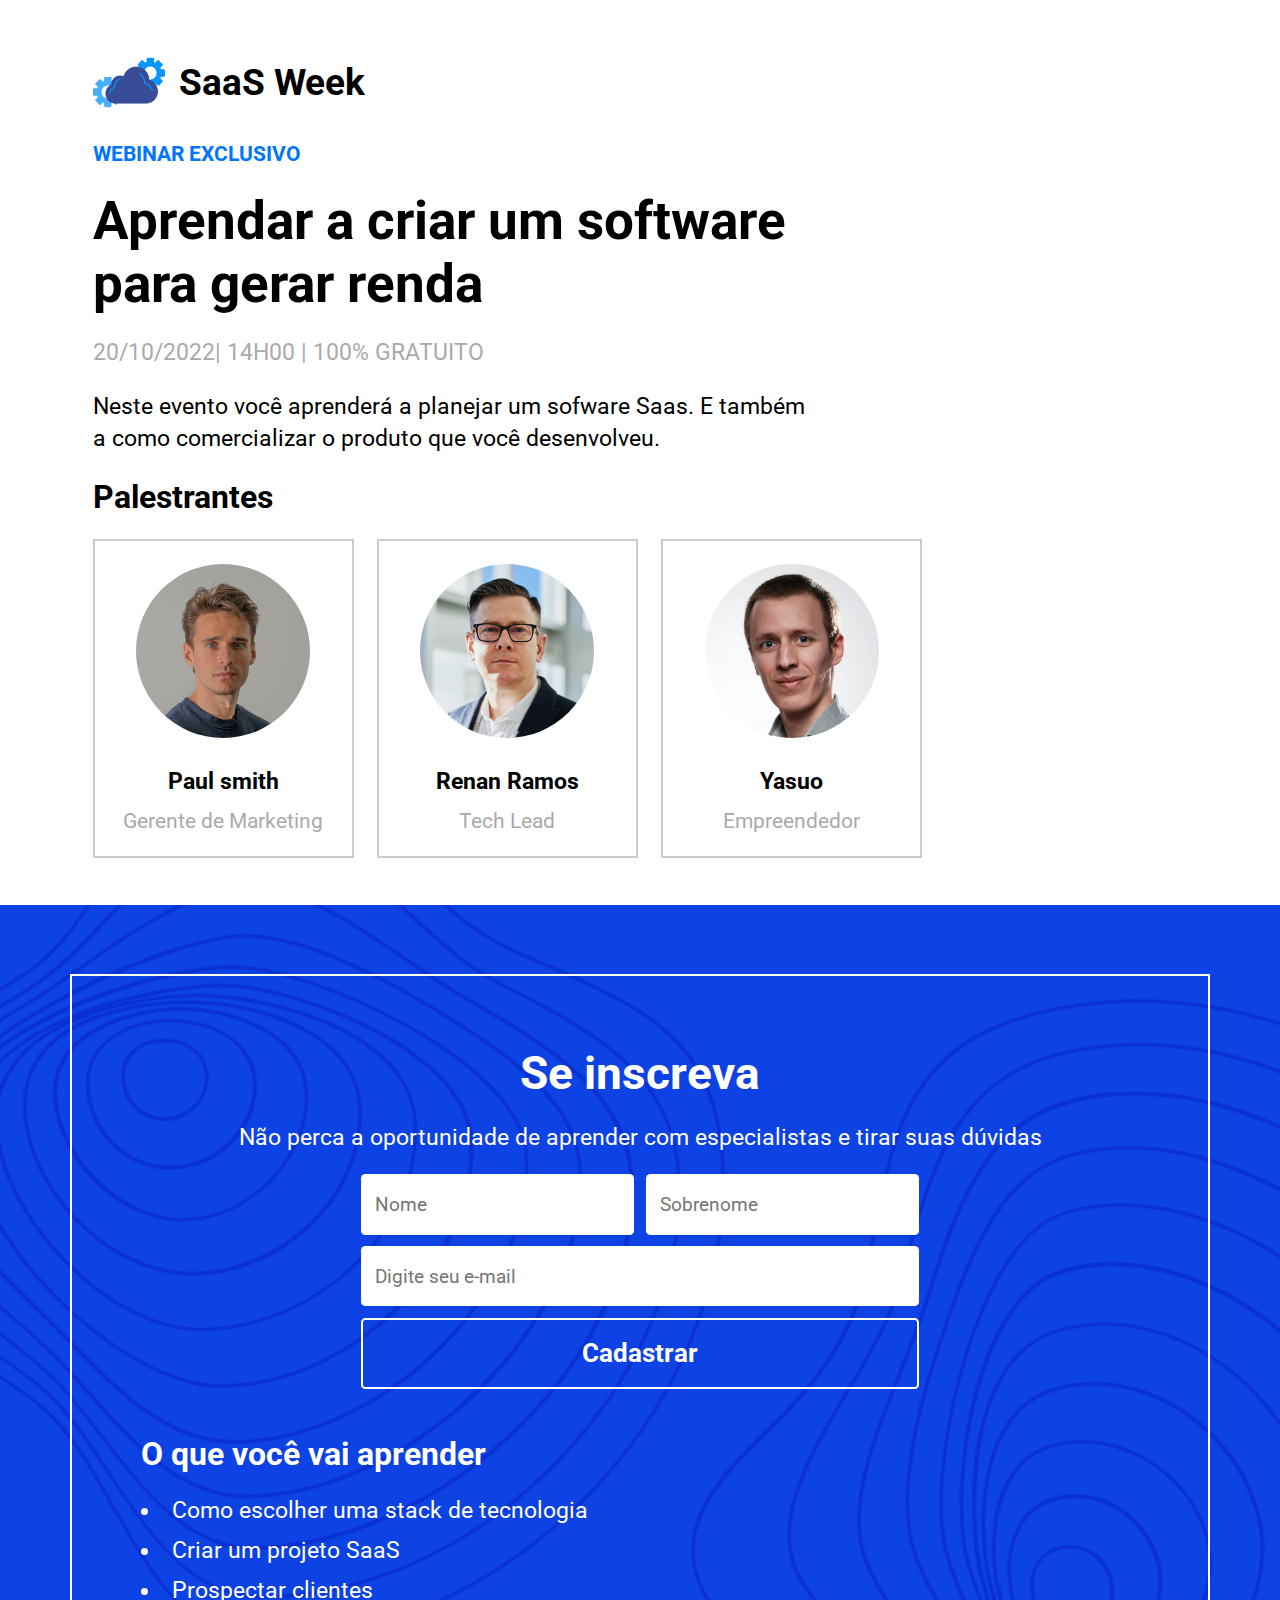
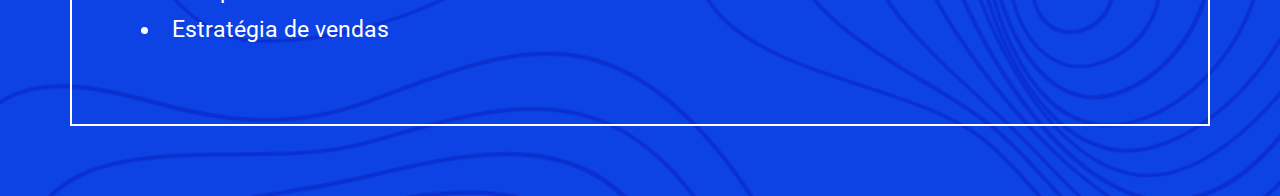
<file: projetos/index.html>
<!DOCTYPE html>
<html lang="pt-br">

<head>
    <meta charset="UTF-8">
    <meta name="viewport" content="width=device-width, initial-scale=1.0"> <!-- Configuração para responsividade-->
    <title>Webinar de TI</title>
    <!-- Favicon -->
    <link rel="shortcut icon" href="imgs/favicon.ico" type="image/x-icon">
    <!-- Google Fontes -->
    <link rel="preconnect" href="https://fonts.googleapis.com">
    <link rel="preconnect" href="https://fonts.gstatic.com" crossorigin>
    <link
        href="https://fonts.googleapis.com/css2?family=Roboto:ital,wght@0,100;0,300;0,400;0,500;0,700;0,900;1,100;1,300;1,400;1,500;1,700;1,900&display=swap"
        rel="stylesheet">
    <!-- Estilos -->
    <link rel="stylesheet" href="css/style.css">
</head>

<body>
    <div id="about-container">
        <div id="brand">
            <img src="imgs/saasweeklogo.png" alt="SaaS Week">
            <h1>SaaS Week</h1>
        </div>
        <p id="exclusive">Webinar Exclusivo</p>
        <h2>Aprendar a criar um software para gerar renda</h2>
        <p id="date">20/10/2022| 14H00 | 100% GRATUITO</p>
        <p id="description">
            Neste evento você aprenderá a planejar um sofware Saas. E também a como comercializar o
            produto que você desenvolveu.
        </p>
        <h4>Palestrantes</h4>
        <div id="users-container">
            <div class="user-card">
                <img src="imgs/user_1.jpg" alt="Paul smith">
                <p class="user-name">Paul smith</p>
                <p class="user-role">Gerente de Marketing</p>
            </div>
            <div class="user-card">
                <img src="imgs/user_2.jpg" alt="Renan Ramos">
                <p class="user-name">Renan Ramos</p>
                <p class="user-role"> Tech Lead</p>
            </div>
            <div class="user-card">
                <img src="imgs/user_3.jpg" alt="Yasuo">
                <p class="user-name">Yasuo</p>
                <p class="user-role">Empreendedor</p>
            </div>
        </div>
    </div>
    <div id="form-container">
        <div id="form-inner">
            <h3>Se inscreva</h3>
            <p>
                Não perca a oportunidade de aprender com especialistas e tirar suas
                dúvidas
            </p>
            <form id="register-form">
                <div id="name-container">
                    <input type="text" name="name" id="name" placeholder="Nome">
                    <input 
                    type="text"
                    name="sobrenome" 
                    id="sobrenome" 
                    placeholder="Sobrenome"
                    >
                </div>
                <input 
                type="email" 
                name="email" 
                id="email" 
                placeholder="Digite seu e-mail"
                >
                <input type="submit" value="Cadastrar"> 
            </form>
            <div id="benefits">
                <h4>O que você vai aprender</h4>
                <ul>
                    <li>Como escolher uma stack de tecnologia</li>
                    <li>Criar um projeto SaaS</li>
                    <li>Prospectar clientes</li>
                    <li>Estratégia de vendas</li>
                </ul>
            </div>
        </div>
    </div>
</body>

</html>
</file>
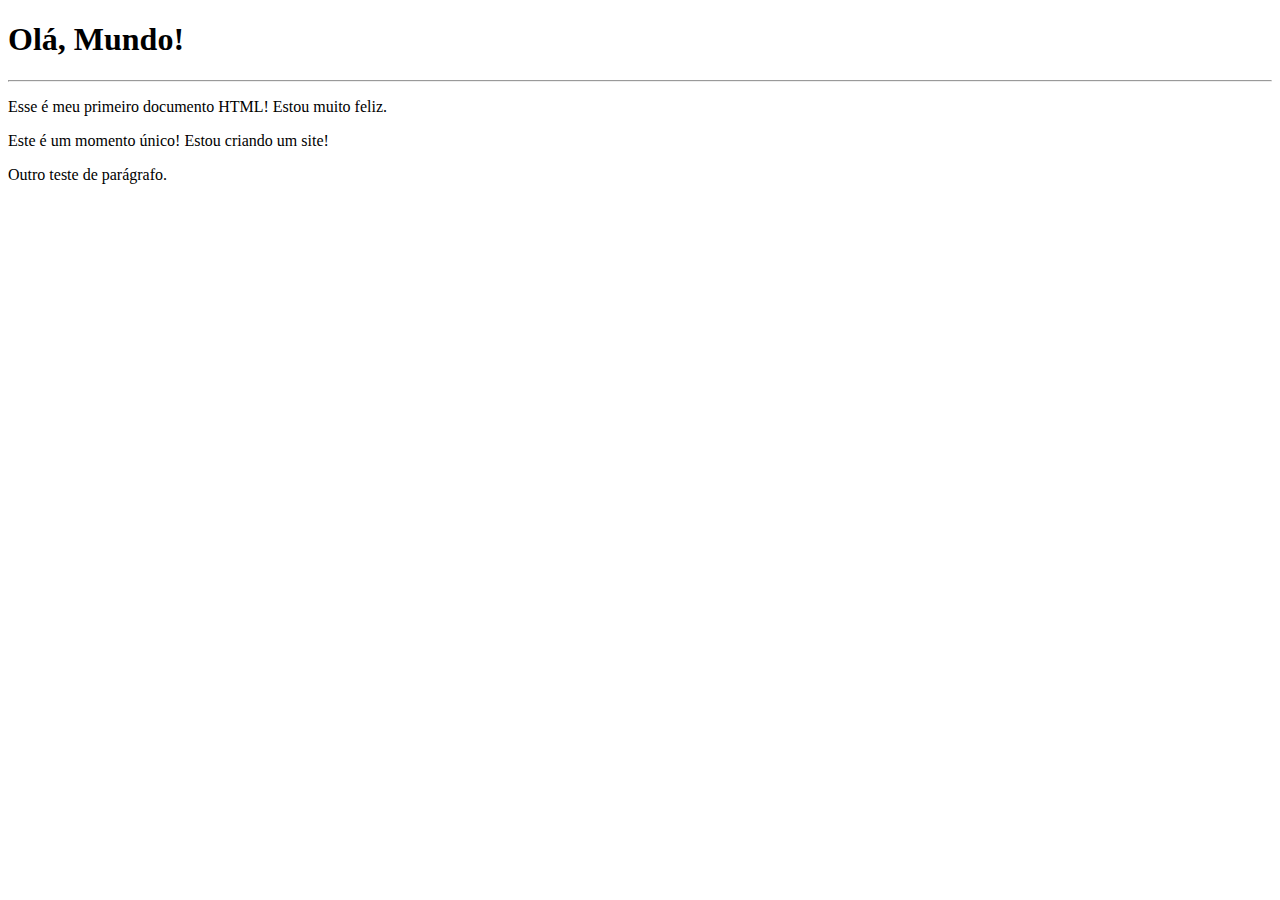
<file: exercícios/ex001/index.html>
<!DOCTYPE html> <!--HTML versão 5-->

<html lang="pt-br"> <!--O idioma do meu site para traduzirem-->

<head> <!--Cabeçalho do site-->
    <meta charset="UTF-8"> <!--Para permitir acentuação-->
    <meta name="viewport" content="width=device-width, initial-scale=1.0">
    <title>Meu primeiro exercício</title> <!--Título do cabeçalho-->
</head>

<body> <!--Corpo/conteudo do meu site-->
    <h1>Olá, Mundo!</h1> <!--<h1> é Título do corpo do site-->
    <hr> <!--<hr> é uma Linha horizontal-->
    <p>Esse é meu primeiro documento HTML! Estou muito feliz.</p> <!--<p> é parágrafo-->
    <p>Este é um momento único! Estou criando um site!</p>
    <p>Outro teste de parágrafo.</p>
</body>

</html>
</file>
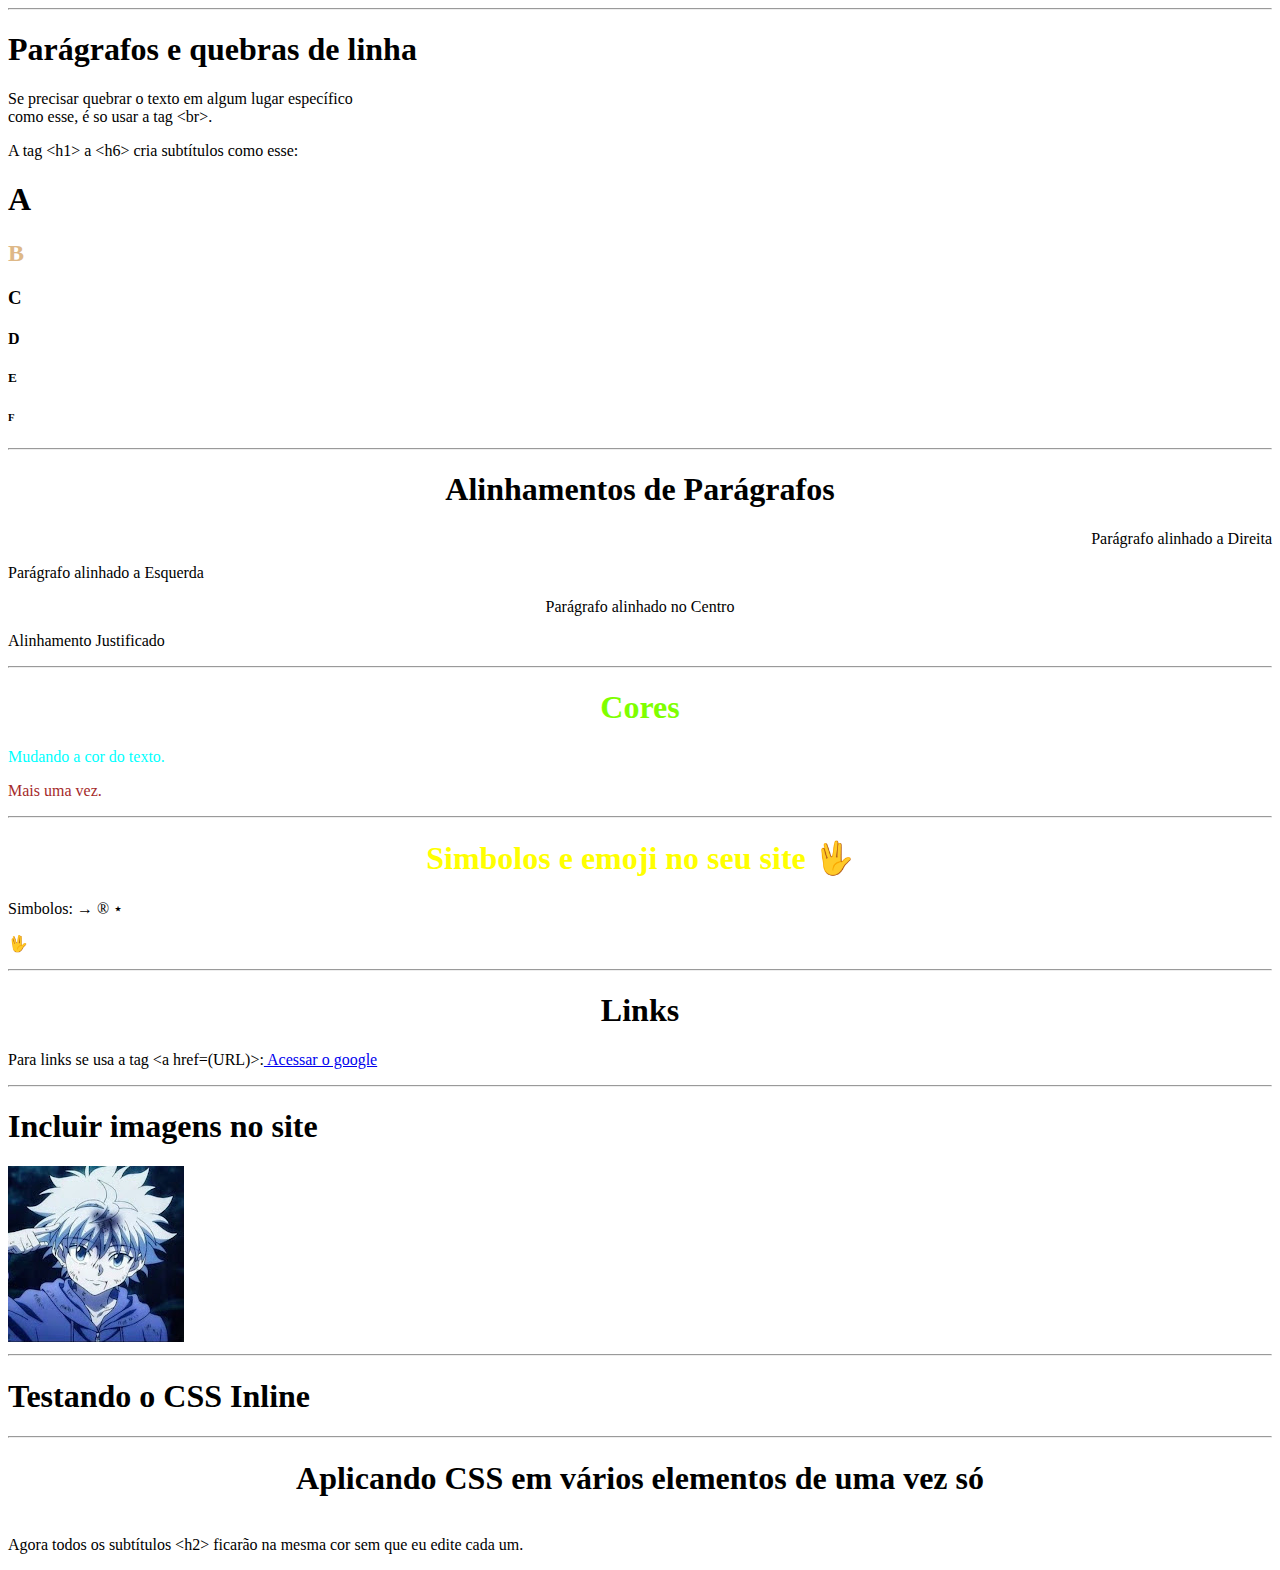
<file: exercícios/ex003/index.html>
<!DOCTYPE html>

<html lang="pt-br">

<head>
    <meta charset="UTF-8">
    <meta name="viewport" content="width=device-width, initial-scale=1.0">
    <title>Simbolos e Emoji no seu site</title>
</head>

<body>
    <hr>
    <h1>Parágrafos e quebras de linha</h1>
    <p>Se precisar quebrar o texto em algum lugar específico <br> como esse, é so usar a tag &lt;br&gt;.</p> 
    <p>A tag &lt;h1&gt; a &lt;h6&gt; cria subtítulos como esse:</p>
    <h1>A</h1>
    <h2>B</h2> 
    <h3>C</h3>
    <h4>D</h4>
    <h5>E</h5>
    <H6>F</H6>
    <hr>
    <h1 align="Center">Alinhamentos de Parágrafos</h1>
    <p align="right">Parágrafo alinhado a Direita</p>
    <p align="left"> Parágrafo alinhado a Esquerda </p>
    <p align="center">Parágrafo alinhado no Centro</p>
    <p align="justify">Alinhamento Justificado </p>
    <hr>
    <h1 align="center" style="color:chartreuse">Cores</h1>
    <p style="color: aqua;"> Mudando a cor do texto. </p>
    <p style="color:brown"> Mais uma vez.</p>
    <hr>
    <h1 align="center" style="color: yellow;"> Simbolos e emoji no seu site &#x1F596</h1>
    <p>Simbolos: &rightarrow; &reg; &Star;</p> <!--Para fazer simbolos usa o &(nome do símbolo)-->
    <p>&#x1F596</p> <!--&#x(código do emoji)-->
    <hr>
    <h1 align="center">Links</h1>
    <p>Para links se usa a tag &lt;a href=(URL)&gt;:<a href="https://google.com"> Acessar o google</a></p>
    <hr>
    <h1> Incluir imagens no site </h1>
    <img src= "channels4_profile.jpg" alt="Killua">
    <hr>
    <h1> Testando o CSS Inline </h1>
    <hr>
    <h1 align="center">Aplicando CSS em vários elementos de uma vez só</h1>
    <style>
        h2 {
        color: burlywood;
        }
    </style>
    <p><br>Agora todos os subtítulos &lt;h2&gt; ficarão na mesma cor sem que eu edite cada um.</p>

    
</body>
</file>
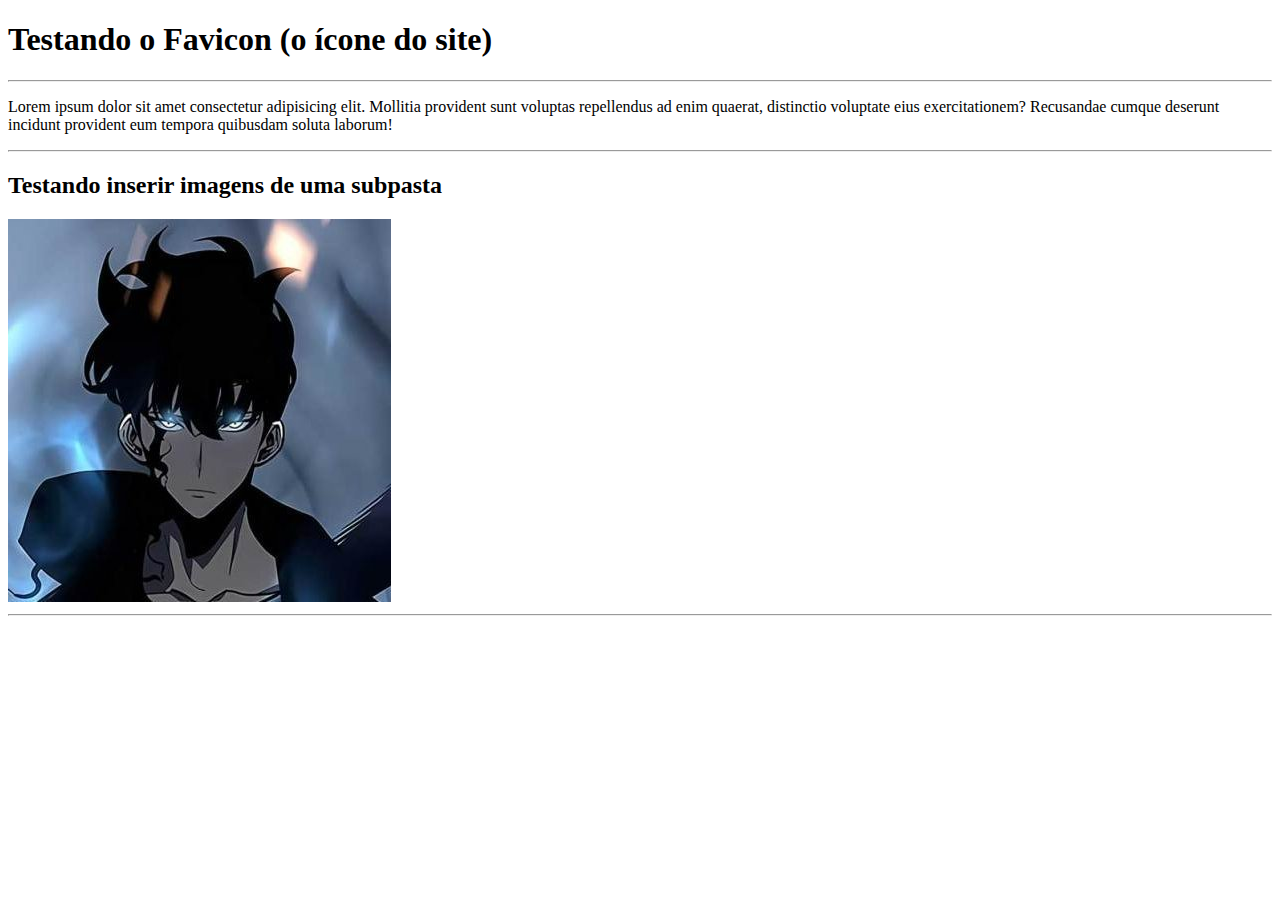
<file: exercícios/ex004/index.html>
<!DOCTYPE html>
<html lang="pt-br">
<head>
    <meta charset="UTF-8">
    <meta name="viewport" content="width=device-width, initial-scale=1.0">
    <title>Aula 4 - Favicon</title>
    <link rel="shortcut icon" href="favicon.ico.ico" type="image/x-icon">
</head>
<body>
    <h1>Testando o Favicon (o ícone do site)</h1>
    <hr>
    <p>Lorem ipsum dolor sit amet consectetur adipisicing elit. Mollitia provident sunt voluptas repellendus ad enim quaerat, distinctio voluptate eius exercitationem? Recusandae cumque deserunt incidunt provident eum tempora quibusdam soluta laborum!</p>
    <hr>
    <h2>Testando inserir imagens de uma subpasta</h2>
    <img src="imagens/aspas twiter.jpg" alt="Aspas twitter" class="src">
    <hr>
    
</body>
</html>
</file>
<file: projetos/css/style.css>
/* Geral */
* {
    margin: 0%;
    padding: 0%;
    box-sizing: border-box;
    font-family: "Roboto";
}
body {
    display: flex;
    flex-wrap: wrap;
    zoom:145%
}

/* Apresentação do Evento */

#about-container {
    flex: 1.4;
    padding: 2rem 4rem;
}

#brand {
    display: flex;
    align-items: center;
    font-size: 0.8rem;
    margin-bottom: 1rem;
}
#brand img {
    height: 50px;
    margin-right: 0.6rem;
}

#exclusive {
    color: #0075ff;
    font-size: 0.9rem;
    font-weight: bold;
    text-transform: uppercase;
    margin-bottom: 1rem;
}

#about-container h2 {
    font-size: 2.3rem;
    max-width: 500px;
    margin-bottom: 1rem;
}

#date {
    text-transform: uppercase;
    color: #aaa;
    margin-bottom: 1rem;
}

#description {
    max-width: 500px;
    margin-bottom: 1rem;
    line-height: 1.4rem;
}
#about-container h4 {
    font-size: 1.4rem;
    margin-bottom: 1rem;
}

#users-container {
    display: flex;
    flex-wrap: wrap;
    gap: 1rem;
}

.user-card {
    border: 2px solid #ccc;
    padding: 1rem;
    width: 180px;
    text-align: center;
}

.user-card img {
    width: 120px;
    border-radius: 50%;
    margin-bottom: 1rem;
}

.user-card .user-name {
    font-weight: bold;
    margin-bottom: 0.6rem;
}

.user-card .user-role {
    color: #aaa;
    font-size: 0.9rem;
}


/* Formulário  */

#form-container {
    flex: 1;
    background-image: url("../imgs/pattern.png");
    background-size: cover;
    color: #fff;
}

#form-inner {
    margin: 3rem; /* Afasta da borda exterior */
    padding: 3rem; /* Afastar da borda interior */
    border: 2px solid #fff;
    text-align: center;
    display: flex;
    flex-direction: column;
    align-items: center;
}

#form-inner h3 {
    font-size: 2rem;
    margin-bottom: 1rem;
}

#form-inner p {
    margin-bottom: 1rem;
}

#register-form {
    display: flex;
    flex-direction: column;
    gap: 0.5rem; /* Espaçamento entre os elementos*/
    margin-bottom: 2rem;
}

#name-container {
    display: flex;
    gap: 0.5rem;
}

#register-form input {
    padding: 0.8rem 0.6rem;
    border: none;
    border-radius: 3px;
}

#email {
    min-width: 100%;
}

#register-form input[type="submit"] {
    border: 2px solid #fff;
    background-color: transparent;
    color: #fff;
    font-size: 1.1rem;
    font-weight: bold;
    cursor: pointer;
    transition: 0.4s;
}

/*  Muda o estilo quando o mouse passa por cima de "Cadastrar" */
#register-form input[type="submit"]:hover {
    background-color: #fff;
    color: #0075ff;
}

#benefits {
    text-align: left;
    align-self: flex-start
}

#benefits h4 {
    font-size: 1.4rem;
    margin-bottom: 1rem;
}

#benefits ul {
    list-style-position: inside;
}

#benefits li {
    margin-bottom: 0.5rem;
}

/* Responsivo */

@media (max-width: 450px) {

    body {
        flex-direction: column;
    }

    #about-container {
        padding: 2rem;
        padding-bottom: 0;
    }

    #about-container h2 {
        font-size: 3rem;
    }

    #exclusive, #date {
        font-size: 1.4rem;
    }
    #description {
        font-size: 1.6rem;
        line-height: 2.2rem;
    }
    #users-container {
        flex-direction: column;
    }
    .user-card {
        width: 100%;
        padding: 2rem;
    }
    .user-card img {
        width: 180px;
    }
    .user-card .user-name {
        font-size: 1.6rem;
    }
    .user-card .user-role {
        font-size: 1.4rem;
    }
    #form-inner {
        padding: 2rem;
        margin: 2rem;
    }
    #register-form,
    #name-container {
        gap:1rem
    }
}
</file>
